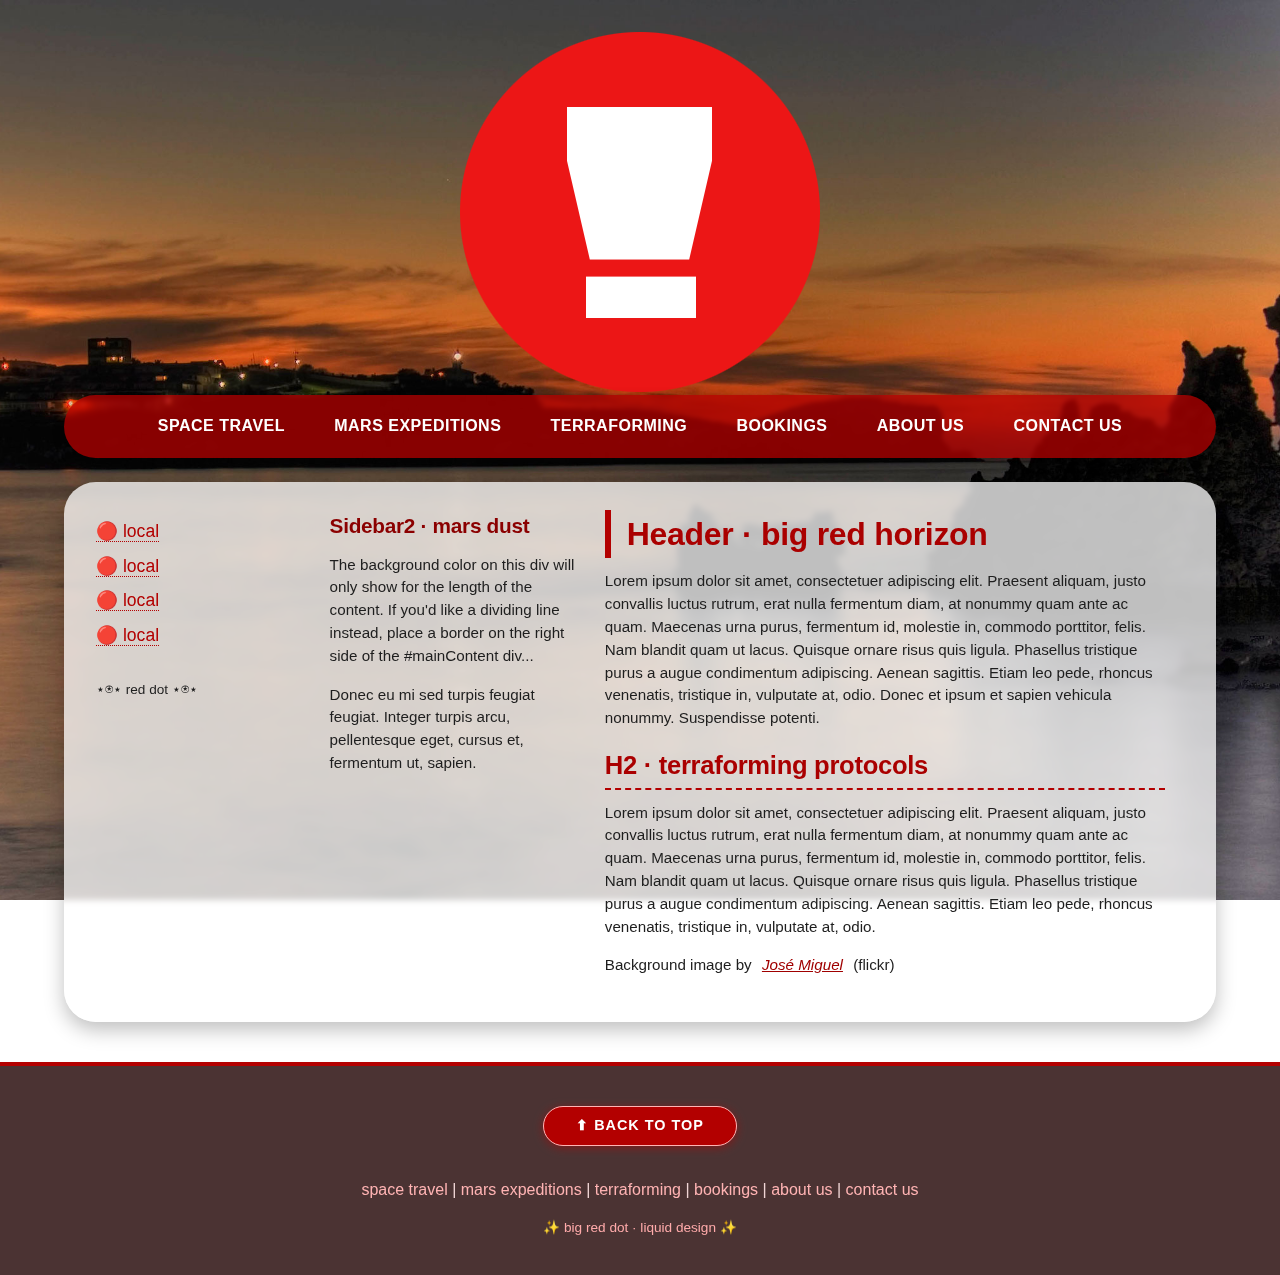
<file: bigredspot.html>
<!DOCTYPE html>
<html lang="en">
<head>
    <meta charset="UTF-8">
    <meta name="viewport" content="width=device-width, initial-scale=1.0">
    <title>big red dot · liquid design</title>
    <style>
        /* === bredot.css – 完全基于百分比，液态布局 === */
        * {
            margin: 0;
            padding: 0;
            box-sizing: border-box;  /* 让内边距和边框不影响百分比宽度 */
        }

        body {
            /* 大背景图 – 全屏覆盖，固定不动 */
            background: url('large-bg.jpg') no-repeat center center fixed;
            background-size: cover;
            font-family: 'Segoe UI', Roboto, Helvetica, Arial, sans-serif;
            line-height: 1.5;
            color: #1e1e1e;
        }

        /* 主容器：宽度90%，最大1200px，居中 */
        #container {
            width: 90%;
            max-width: 1200px;
            margin: 1.5rem auto 0;
        }

        /* 页眉 —— 大红烤面包机 */
        header {
            text-align: center;
            padding: 0.5rem 0 0.2rem;
        }

        #logo img {
            display: block;
            max-width: 100%;
            height: auto;
            margin: 0 auto;
            transition: opacity 0.2s ease;
        }

        /* 简单的悬停效果（模拟rollover：变淡/变亮） */
        #logo a:hover img {
            opacity: 0.8;
        }

        /* 导航 —— 大红风格 */
        nav {
            text-align: center;
            padding: 0.8rem 0;
            margin: 0 0 1.5rem 0;
            background: rgba(180, 0, 0, 0.75);      /* 半透明红底 */
            border-radius: 40px;
            backdrop-filter: blur(2px);              /* 轻微毛玻璃 (现代浏览器) */
            box-shadow: 0 4px 12px rgba(0, 0, 0, 0.3);
        }

        nav a {
            color: white;
            text-decoration: none;
            font-weight: 600;
            font-size: 1rem;
            text-transform: uppercase;
            letter-spacing: 0.5px;
            padding: 0.4rem 1.2rem;
            margin: 0 0.2rem;
            display: inline-block;
            border-radius: 30px;
            transition: 0.15s;
        }

        nav a:hover {
            background: #ffffff;
            color: #b30000;
            box-shadow: 0 0 0 2px rgba(255, 255, 255, 0.6);
        }

        /* ===== 关键：额外 div (inside-container) 做半透明白色背景层 ===== */
        #inside-container {
            background-color: rgba(255, 255, 255, 0.75);  /* 半透明白，alpha=0.75 */
            border-radius: 32px;
            padding: 1.8rem 2rem;                         /* 内部留白，让内容透气 */
            overflow: hidden;                              /* 清除内部浮动 (不需要额外<br>) */
            box-shadow: 0 8px 20px rgba(0, 0, 0, 0.25);
            backdrop-filter: blur(3px);                    /* 与背景融合，更柔和 */
        }

        /* 三栏 —— 全部浮动 + 百分比宽度 + 盒模型内边距 */
        #sidebar1 {
            float: left;
            width: 20%;                 /* 左栏20% */
            padding: 0 1rem 0 0;        /* 右侧留白，与中间隔开 */
        }

        #sidebar2 {
            float: left;
            width: 25%;                 /* 右栏25% */
            padding: 0 0 0 1rem;        /* 左侧留白 */
        }

        #content {
            float: left;
            width: 55%;                 /* 主内容55% → 20+25+55=100% */
            padding: 0 1.2rem;           /* 左右都有呼吸空间 */
        }

        /* 内部排版 */
        #sidebar1 p, #sidebar2 p, #content p {
            margin-bottom: 1rem;
            font-size: 0.95rem;
        }

        h1, h2, h3 {
            color: #aa0000;              /* 大红标题 */
            font-weight: 700;
            letter-spacing: -0.3px;
            margin-bottom: 0.75rem;
        }

        h1 {
            font-size: 2rem;
            border-left: 6px solid #b30000;
            padding-left: 1rem;
        }

        h2 {
            font-size: 1.6rem;
            border-bottom: 2px dashed #b30000;
            padding-bottom: 0.2rem;
        }

        h3 {
            font-size: 1.3rem;
            color: #8b0000;
        }

        /* 侧边栏链接风格 */
        #sidebar1 a, #sidebar2 a {
            color: #b30000;
            text-decoration: none;
            font-weight: 500;
            border-bottom: 1px dotted #b30000;
        }

        #sidebar1 a:hover, #sidebar2 a:hover {
            color: #500000;
            border-bottom: 1px solid #500000;
        }

        #sidebar1 p {
            margin: 0.5rem 0;
            font-size: 1.1rem;
        }

        /* 移除额外浮动清除<br>的干扰，我们用overflow: hidden已经清除 */
        .clearfloat {
            display: none;   /* 原有<br>不再需要，但保留也不碍事 */
        }

        /* ===== FOOTER – 全幅半透明黑红风格 ===== */
        footer {
            width: 100%;
            background: rgba(30, 0, 0, 0.8);        /* 深红半透明 */
            backdrop-filter: blur(4px);
            margin-top: 2.5rem;
            padding: 2rem 0 1.8rem;
            text-align: center;
            border-top: 4px solid #b30000;
            color: #f0d5d5;
        }

        /* 让footer里的内容也限制宽度，与container对齐（视觉舒适） */
        footer p {
            width: 90%;
            max-width: 1000px;
            margin: 0.5rem auto;
        }

        footer a {
            color: #ffb3b3;
            text-decoration: none;
            font-weight: 500;
            transition: 0.15s;
        }

        footer a:hover {
            color: #ffffff;
            text-decoration: underline wavy #ff4d4d;
        }

        /* 返回顶部的特殊按钮 */
        footer .top a {
            display: inline-block;
            background: #b30000;
            color: white;
            padding: 0.5rem 2rem;
            border-radius: 60px;
            font-weight: bold;
            text-transform: uppercase;
            font-size: 0.9rem;
            letter-spacing: 1px;
            border: 1px solid #ffb3b3;
            box-shadow: 0 2px 10px rgba(180, 0, 0, 0.5);
            margin-bottom: 1.5rem;
        }

        footer .top a:hover {
            background: #800000;
            border-color: white;
            text-decoration: none;
            transform: scale(1.02);
        }

        /* 分隔符 | 自然保留 */
        footer p:last-child a {
            margin: 0 8px;
        }

        /* 自适应小屏：让三栏自动堆叠 (依然保持液态) */
        @media screen and (max-width: 750px) {
            #sidebar1, #sidebar2, #content {
                width: 100%;
                float: none;
                padding: 1rem 0 !important;
            }

            #inside-container {
                padding: 1.5rem;
            }

            nav a {
                display: inline-block;
                padding: 0.4rem 0.8rem;
                font-size: 0.9rem;
            }
        }

        /* 微调图片署名 */
        #content p:last-of-type a {
            color: #a00000;
            font-style: italic;
            background: rgba(255, 255, 255, 0.5);
            padding: 2px 6px;
            border-radius: 20px;
        }
    </style>
</head>
<body>
    <!-- 修正后的HTML结构 —— 包含一个额外的#inside-container作为半透明背景层 -->
    <div id="container">

        <!-- 页眉：给header加上id="header" 以便页脚“back to top”跳转 -->
        <header id="header">
            <div id="logo">
                <!-- 假设toaster-zero.png在images/文件夹，360x360 -->
                <img src="breddot.png" alt="big red dot" width="360" height="360">
            </div>
        </header>

        <!-- 大红导航栏 -->
        <nav>
            <a href="#space">space travel</a>
            <a href="#nars">mars expeditions</a>
            <a href="#terra">terraforming</a>
            <a href="#bookings">bookings</a>
            <a href="#about">about us</a>
            <a href="#contact">contact us</a>
        </nav>

        <!-- 额外的div —— 半透明白色背景层包裹所有内容列 -->
        <div id="inside-container">

            <!-- 左侧边栏 #sidebar1 -->
            <div id="sidebar1">
                <p><a href="#1">🔴 local</a></p>
                <p><a href="#2">🔴 local</a></p>
                <p><a href="#3">🔴 local</a></p>
                <p><a href="#4">🔴 local</a></p>
                <!-- 原本多余内容可保留，也可以加一点装饰 -->
                <p style="margin-top:2rem; font-size:0.85rem;">⋆⍟⋆ red dot ⋆⍟⋆</p>
            </div>

            <!-- 右侧边栏 #sidebar2 (原示例文本) -->
            <div id="sidebar2">
                <h3>Sidebar2 · mars dust</h3>
                <p>The background color on this div will only show for the length of the content. If you'd like a dividing line instead, place a border on the right side of the #mainContent div...</p>
                <p>Donec eu mi sed turpis feugiat feugiat. Integer turpis arcu, pellentesque eget, cursus et, fermentum ut, sapien.</p>
            </div>

            <!-- 主内容区域 #content -->
            <div id="content">
                <h1>Header · big red horizon</h1>
                <p>Lorem ipsum dolor sit amet, consectetuer adipiscing elit. Praesent aliquam, justo convallis luctus rutrum, erat nulla fermentum diam, at nonummy quam ante ac quam. Maecenas urna purus, fermentum id, molestie in, commodo porttitor, felis. Nam blandit quam ut lacus. Quisque ornare risus quis ligula. Phasellus tristique purus a augue condimentum adipiscing. Aenean sagittis. Etiam leo pede, rhoncus venenatis, tristique in, vulputate at, odio. Donec et ipsum et sapien vehicula nonummy. Suspendisse potenti.</p>
                <h2>H2 · terraforming protocols</h2>
                <p>Lorem ipsum dolor sit amet, consectetuer adipiscing elit. Praesent aliquam, justo convallis luctus rutrum, erat nulla fermentum diam, at nonummy quam ante ac quam. Maecenas urna purus, fermentum id, molestie in, commodo porttitor, felis. Nam blandit quam ut lacus. Quisque ornare risus quis ligula. Phasellus tristique purus a augue condimentum adipiscing. Aenean sagittis. Etiam leo pede, rhoncus venenatis, tristique in, vulputate at, odio.</p>
                <p>Background image by <a href="http://www.flickr.com/photos/jmmpereda/" target="_blank">José Miguel</a> (flickr)</p>
            </div>

            <!-- 传统清除浮动的<br>，但我们已经用overflow:hidden清除，所以隐藏它视觉上不影响 -->
            <br class="clearfloat" style="clear:both; display:none;">
        </div>
        <!-- end #inside-container -->
    </div>
    <!-- end #container -->

    <!-- footer 全幅半透明，独立于container，但内容居中 -->
    <footer>
        <p class="top"><a href="#header">⬆ back to top</a></p>
        <p>
            <a href="#space">space travel</a> | <a href="#nars">mars expeditions</a> | <a href="#terra">terraforming</a> | <a href="#bookings">bookings</a> | <a href="#about">about us</a> | <a href="#contact">contact us</a>
        </p>
        <p style="color:#ffaaaa; font-size:0.85rem; margin-top:1rem;">✨ big red dot · liquid design ✨</p>
    </footer>

    <!-- 说明：图片 large-bg.jpg 和 toaster-zero.png 请放置在 images/ 文件夹下 -->
</body>
</html>
</file>
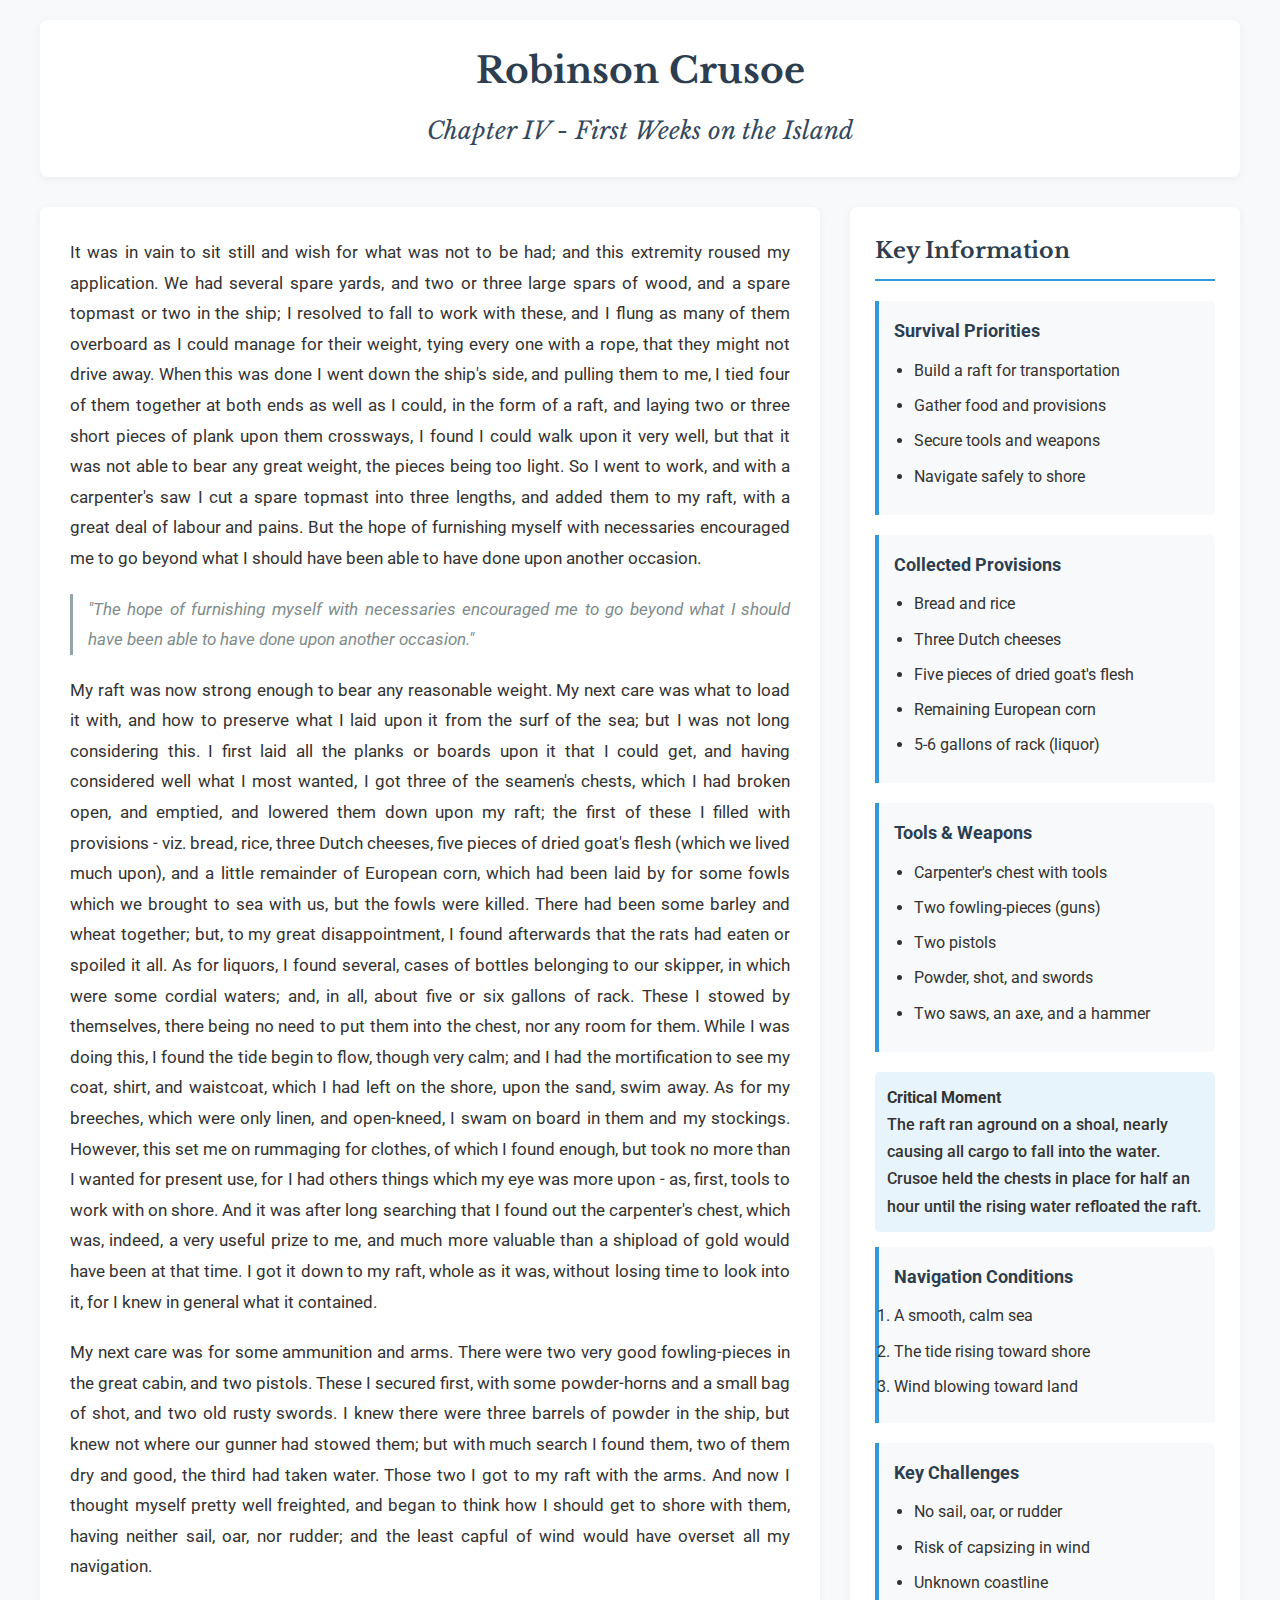
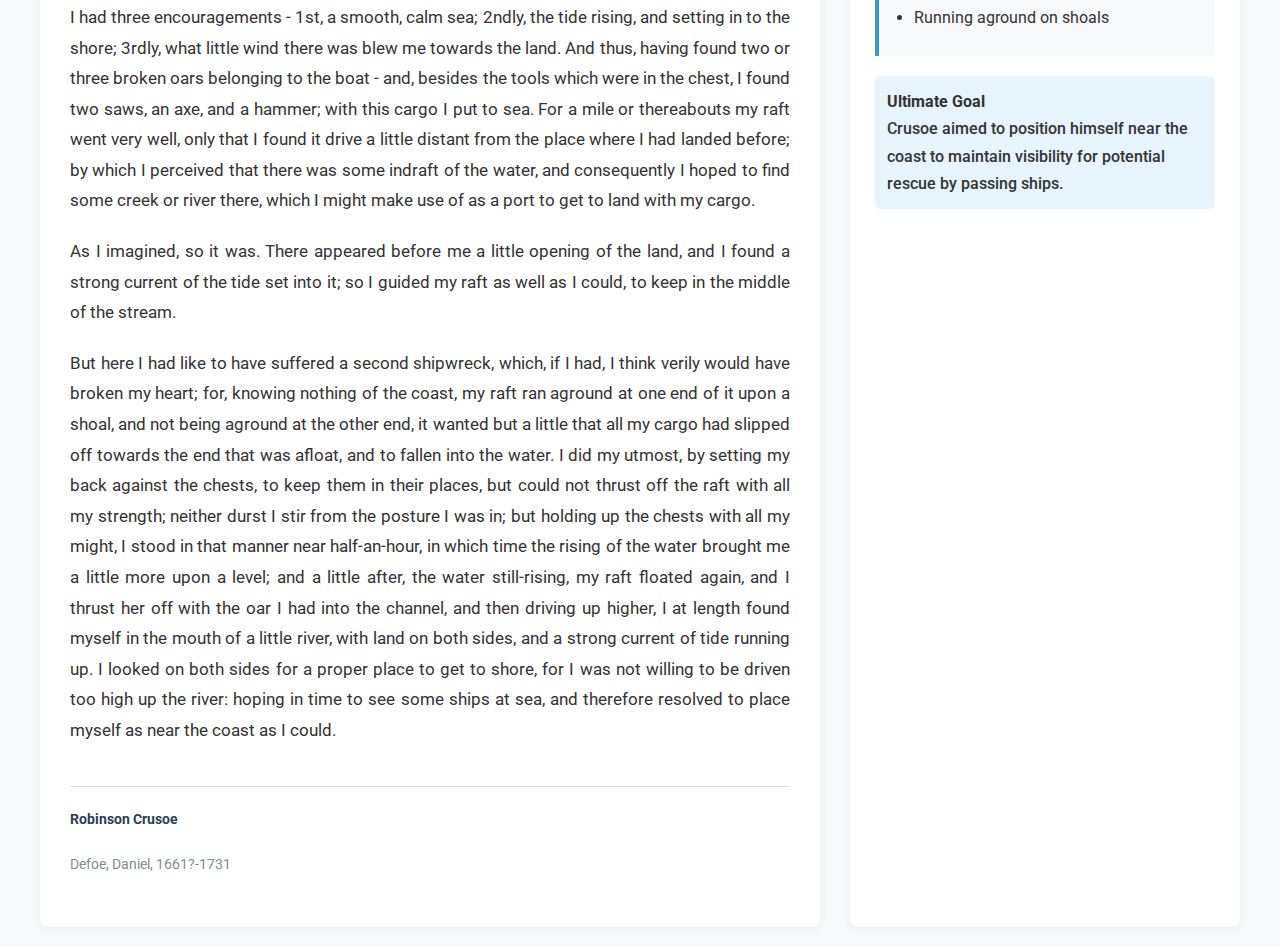
<file: text.html>
<!DOCTYPE html>
<html lang="en">
<head>
    <meta charset="UTF-8">
    <meta name="viewport" content="width=device-width, initial-scale=1.0">
    <title>Robinson Crusoe - Chapter IV Excerpt</title>
    <link rel="preconnect" href="https://fonts.googleapis.com">
    <link rel="preconnect" href="https://fonts.gstatic.com" crossorigin>
    <link href="https://fonts.googleapis.com/css2?family=Libre+Baskerville:wght@400;700&family=Roboto:wght@300;400;500;700&display=swap" rel="stylesheet">
    <style>
        /* 基础设置 */
        * {
            margin: 0;
            padding: 0;
            box-sizing: border-box;
        }
        
        html {
            font-size: 62.5%; /* 1rem = 10px */
        }
        
        body {
            font-family: 'Roboto', sans-serif;
            font-size: 1.6rem; /* 16px */
            line-height: 1.7;
            color: #333;
            background-color: #f8f9fa;
            padding: 20px;
        }
        
        .container {
            max-width: 1200px;
            margin: 0 auto;
        }
        
        /* 标题样式 */
        header {
            text-align: center;
            margin-bottom: 30px;
            padding: 20px;
            background-color: #fff;
            border-radius: 8px;
            box-shadow: 0 2px 10px rgba(0,0,0,0.05);
        }
        
        h1 {
            font-family: 'Libre Baskerville', serif;
            font-size: 3.6rem;
            color: #2c3e50;
            margin-bottom: 10px;
        }
        
        h2 {
            font-family: 'Libre Baskerville', serif;
            font-size: 2.4rem;
            color: #34495e;
            font-weight: 400;
            font-style: italic;
            margin-bottom: 5px;
        }
        
        /* 两栏布局 */
        .two-column-layout {
            display: grid;
            grid-template-columns: 2fr 1fr;
            gap: 30px;
            margin-top: 20px;
        }
        
        /* 左侧原文内容 */
        .original-content {
            background-color: #fff;
            padding: 30px;
            border-radius: 8px;
            box-shadow: 0 2px 10px rgba(0,0,0,0.05);
            font-size: 1.7rem;
            line-height: 1.8;
        }
        
        .original-content p {
            margin-bottom: 20px;
            text-align: justify;
        }
        
        /* 右侧侧边栏 */
        .sidebar {
            background-color: #fff;
            padding: 25px;
            border-radius: 8px;
            box-shadow: 0 2px 10px rgba(0,0,0,0.05);
        }
        
        .sidebar h3 {
            font-family: 'Libre Baskerville', serif;
            font-size: 2.2rem;
            color: #2c3e50;
            margin-bottom: 20px;
            padding-bottom: 10px;
            border-bottom: 2px solid #3498db;
        }
        
        .info-card {
            background-color: #f8f9fa;
            border-left: 4px solid #3498db;
            padding: 15px;
            margin-bottom: 20px;
            border-radius: 0 5px 5px 0;
        }
        
        .info-card h4 {
            font-size: 1.8rem;
            color: #2c3e50;
            margin-bottom: 10px;
        }
        
        .info-card ul {
            padding-left: 20px;
            margin-bottom: 10px;
        }
        
        .info-card li {
            margin-bottom: 8px;
        }
        
        .highlight {
            background-color: #e8f4fc;
            padding: 12px;
            border-radius: 5px;
            margin-bottom: 15px;
            font-weight: 500;
        }
        
        .quote {
            font-style: italic;
            color: #7f8c8d;
            border-left: 3px solid #95a5a6;
            padding-left: 15px;
            margin: 20px 0;
        }
        
        /* 元信息样式 */
        .meta-info {
            margin-top: 40px;
            padding-top: 20px;
            border-top: 1px solid #ddd;
            text-align: center;
            color: #7f8c8d;
            font-size: 1.4rem;
        }
        
        .author {
            font-weight: 700;
            color: #2c3e50;
        }
        
        /* 响应式设计 */
        @media (max-width: 768px) {
            .two-column-layout {
                grid-template-columns: 1fr;
            }
            
            h1 {
                font-size: 2.8rem;
            }
            
            h2 {
                font-size: 2rem;
            }
        }
        
        @media (max-width: 480px) {
            html {
                font-size: 55%;
            }
            
            body {
                padding: 10px;
            }
            
            .original-content, .sidebar {
                padding: 20px;
            }
        }
    </style>
</head>
<body>
    <div class="container">
        <header>
            <h1>Robinson Crusoe</h1>
            <h2>Chapter IV - First Weeks on the Island</h2>
        </header>
        
        <div class="two-column-layout">
            <!-- 左侧原文内容 -->
            <div class="original-content">
                <p>It was in vain to sit still and wish for what was not to be had; and this extremity roused my application. We had several spare yards, and two or three large spars of wood, and a spare topmast or two in the ship; I resolved to fall to work with these, and I flung as many of them overboard as I could manage for their weight, tying every one with a rope, that they might not drive away. When this was done I went down the ship's side, and pulling them to me, I tied four of them together at both ends as well as I could, in the form of a raft, and laying two or three short pieces of plank upon them crossways, I found I could walk upon it very well, but that it was not able to bear any great weight, the pieces being too light. So I went to work, and with a carpenter's saw I cut a spare topmast into three lengths, and added them to my raft, with a great deal of labour and pains. But the hope of furnishing myself with necessaries encouraged me to go beyond what I should have been able to have done upon another occasion.</p>
                
                <p class="quote">"The hope of furnishing myself with necessaries encouraged me to go beyond what I should have been able to have done upon another occasion."</p>
                
                <p>My raft was now strong enough to bear any reasonable weight. My next care was what to load it with, and how to preserve what I laid upon it from the surf of the sea; but I was not long considering this. I first laid all the planks or boards upon it that I could get, and having considered well what I most wanted, I got three of the seamen's chests, which I had broken open, and emptied, and lowered them down upon my raft; the first of these I filled with provisions - viz. bread, rice, three Dutch cheeses, five pieces of dried goat's flesh (which we lived much upon), and a little remainder of European corn, which had been laid by for some fowls which we brought to sea with us, but the fowls were killed. There had been some barley and wheat together; but, to my great disappointment, I found afterwards that the rats had eaten or spoiled it all. As for liquors, I found several, cases of bottles belonging to our skipper, in which were some cordial waters; and, in all, about five or six gallons of rack. These I stowed by themselves, there being no need to put them into the chest, nor any room for them. While I was doing this, I found the tide begin to flow, though very calm; and I had the mortification to see my coat, shirt, and waistcoat, which I had left on the shore, upon the sand, swim away. As for my breeches, which were only linen, and open-kneed, I swam on board in them and my stockings. However, this set me on rummaging for clothes, of which I found enough, but took no more than I wanted for present use, for I had others things which my eye was more upon - as, first, tools to work with on shore. And it was after long searching that I found out the carpenter's chest, which was, indeed, a very useful prize to me, and much more valuable than a shipload of gold would have been at that time. I got it down to my raft, whole as it was, without losing time to look into it, for I knew in general what it contained.</p>
                
                <p>My next care was for some ammunition and arms. There were two very good fowling-pieces in the great cabin, and two pistols. These I secured first, with some powder-horns and a small bag of shot, and two old rusty swords. I knew there were three barrels of powder in the ship, but knew not where our gunner had stowed them; but with much search I found them, two of them dry and good, the third had taken water. Those two I got to my raft with the arms. And now I thought myself pretty well freighted, and began to think how I should get to shore with them, having neither sail, oar, nor rudder; and the least capful of wind would have overset all my navigation.</p>
                
                <p>I had three encouragements - 1st, a smooth, calm sea; 2ndly, the tide rising, and setting in to the shore; 3rdly, what little wind there was blew me towards the land. And thus, having found two or three broken oars belonging to the boat - and, besides the tools which were in the chest, I found two saws, an axe, and a hammer; with this cargo I put to sea. For a mile or thereabouts my raft went very well, only that I found it drive a little distant from the place where I had landed before; by which I perceived that there was some indraft of the water, and consequently I hoped to find some creek or river there, which I might make use of as a port to get to land with my cargo.</p>
                
                <p>As I imagined, so it was. There appeared before me a little opening of the land, and I found a strong current of the tide set into it; so I guided my raft as well as I could, to keep in the middle of the stream.</p>
                
                <p>But here I had like to have suffered a second shipwreck, which, if I had, I think verily would have broken my heart; for, knowing nothing of the coast, my raft ran aground at one end of it upon a shoal, and not being aground at the other end, it wanted but a little that all my cargo had slipped off towards the end that was afloat, and to fallen into the water. I did my utmost, by setting my back against the chests, to keep them in their places, but could not thrust off the raft with all my strength; neither durst I stir from the posture I was in; but holding up the chests with all my might, I stood in that manner near half-an-hour, in which time the rising of the water brought me a little more upon a level; and a little after, the water still-rising, my raft floated again, and I thrust her off with the oar I had into the channel, and then driving up higher, I at length found myself in the mouth of a little river, with land on both sides, and a strong current of tide running up. I looked on both sides for a proper place to get to shore, for I was not willing to be driven too high up the river: hoping in time to see some ships at sea, and therefore resolved to place myself as near the coast as I could.</p>
                
                <div class="meta-info">
                    <p><span class="author">Robinson Crusoe</span></p>
                    <p>Defoe, Daniel, 1661?-1731</p>
                </div>
            </div>
            
            <!-- 右侧侧边栏 -->
            <div class="sidebar">
                <h3>Key Information</h3>
                
                <div class="info-card">
                    <h4>Survival Priorities</h4>
                    <ul>
                        <li>Build a raft for transportation</li>
                        <li>Gather food and provisions</li>
                        <li>Secure tools and weapons</li>
                        <li>Navigate safely to shore</li>
                    </ul>
                </div>
                
                <div class="info-card">
                    <h4>Collected Provisions</h4>
                    <ul>
                        <li>Bread and rice</li>
                        <li>Three Dutch cheeses</li>
                        <li>Five pieces of dried goat's flesh</li>
                        <li>Remaining European corn</li>
                        <li>5-6 gallons of rack (liquor)</li>
                    </ul>
                </div>
                
                <div class="info-card">
                    <h4>Tools & Weapons</h4>
                    <ul>
                        <li>Carpenter's chest with tools</li>
                        <li>Two fowling-pieces (guns)</li>
                        <li>Two pistols</li>
                        <li>Powder, shot, and swords</li>
                        <li>Two saws, an axe, and a hammer</li>
                    </ul>
                </div>
                
                <div class="highlight">
                    <h4>Critical Moment</h4>
                    <p>The raft ran aground on a shoal, nearly causing all cargo to fall into the water. Crusoe held the chests in place for half an hour until the rising water refloated the raft.</p>
                </div>
                
                <div class="info-card">
                    <h4>Navigation Conditions</h4>
                    <ol>
                        <li>A smooth, calm sea</li>
                        <li>The tide rising toward shore</li>
                        <li>Wind blowing toward land</li>
                    </ol>
                </div>
                
                <div class="info-card">
                    <h4>Key Challenges</h4>
                    <ul>
                        <li>No sail, oar, or rudder</li>
                        <li>Risk of capsizing in wind</li>
                        <li>Unknown coastline</li>
                        <li>Running aground on shoals</li>
                    </ul>
                </div>
                
                <div class="highlight">
                    <h4>Ultimate Goal</h4>
                    <p>Crusoe aimed to position himself near the coast to maintain visibility for potential rescue by passing ships.</p>
                </div>
            </div>
        </div>
    </div>
</body>
</html>
</file>
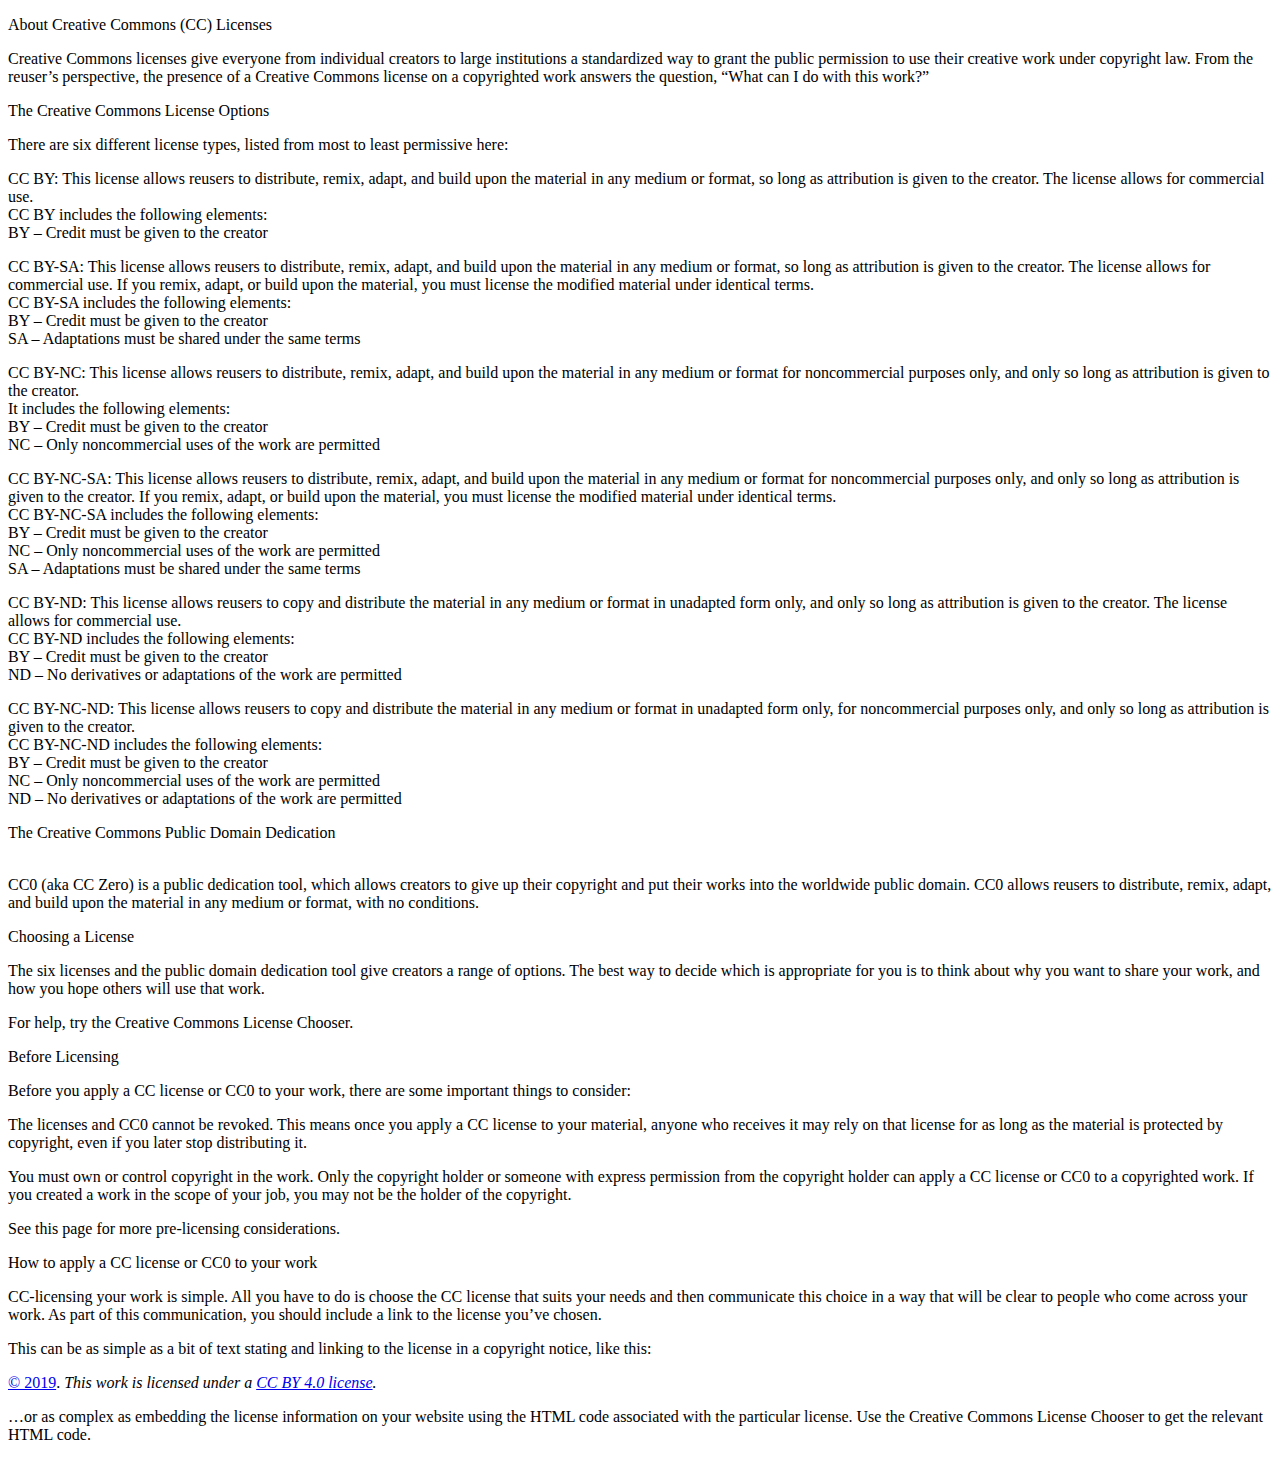
<file: week2-cc-licenses.html>
<!doctype html>
<html>
<head>
<meta charset="UTF-8">
<title>Untitled Document</title>
<script>document.addEventListener('DOMContentLoaded', function() {
						if (document.documentElement.hasAttribute('lang')) return;
						document.documentElement.setAttribute('lang', 'en-ca'); 						
					});</script><script>document.addEventListener('DOMContentLoaded', function() {
						if (document.head.querySelector('title')) return;
						var handleAppendTitle = function(evt) {
							if (!evt || !evt.data) return;

							try {
								var data = JSON.parse(evt.data);
								if (data.handler !== 'd2l.iframe.requestPageTitle' || !data.pageTitle) return;

								window.removeEventListener('message', handleAppendTitle, false);

								var titleElm = document.createElement('title');
								titleElm.textContent = data.pageTitle;
								document.head.appendChild(titleElm);
							} catch (e) {}	
						};

						window.addEventListener('message', handleAppendTitle, false);
						window.parent.postMessage(JSON.stringify({ handler: 'd2l.iframe.requestPageTitle' }), '*');
					});</script><script>window.addEventListener('message', function(event) { 
					if( !event.data ) {
						return;
					}

					let params;
					try {
						params = JSON.parse( event.data );
					}
					catch {
						return;
					}
					if( !params.subject || params.subject !== 'lti.frameResize' ) {
						return;
					}

					const MAX_FRAME_HEIGHT = 10000;
					if( !params.height || params.height < 1 || params.height > MAX_FRAME_HEIGHT ) {
						console.warn( 'Invalid height value received, aborting' );
						return;
					}
					const el = document.getElementsByTagName( 'iframe' );
					for ( let i=0; i < el.length; i++ ) {
						if( el[i].contentWindow === event.source ) {
							el[i].style.height = params.height + 'px';

							console.info( 'Setting iFrame height to ' + params.height );

							if( el[i].getAttribute('lockwidth') !== 'true'){
								el[i].style.width = '100%';
								console.info( 'Setting iFrame width to 100%' );
							}
						}
					}
				});</script><script src="https://s.brightspace.com/lib/bsi/2026.1.206/unbundled/embeds.js" type="module"></script><script>document.addEventListener('DOMContentLoaded', function() {
					window.D2L.EmbedRenderer.renderEmbeds(document.body);
				});</script><script src="https://s.brightspace.com/lib/bsi/2026.1.206/unbundled/mathjax.js" type="module"></script><script>document.addEventListener('DOMContentLoaded', function() {
					if (document.querySelector('math, .d2l-element, .d2l-cplus-layout') || /\$\$|\\\(|\\\[|\\begin{|\\ref{|\\eqref{/.test(document.body.innerHTML)) {
						document.querySelectorAll('mspace[linebreak="newline"]').forEach(elm => {
							elm.setAttribute('style', 'display: block; height: 0.5rem;');
						});

						document.querySelectorAll('math mmultiscripts > none').forEach(elm => {
							const mrow = document.createElementNS('http://www.w3.org/1998/Math/MathML', 'mrow');
							elm.replaceWith(mrow);
						});

						window.D2L.MathJax.loadMathJax({
							outputScale: 1.5,
							renderLatex: true,
							enableMML3Support: false
						});
					}
				});</script><script src="https://s.brightspace.com/lib/bsi/2026.1.206/unbundled/prism.js" type="module"></script><script>document.addEventListener('DOMContentLoaded', function() {
					document.querySelectorAll('.d2l-code').forEach(code => {
						window.D2L.Prism.formatCodeElement(code);
					});
				});</script><script src="https://s.brightspace.com/lib/bsi/2026.1.206/unbundled/creator.js" type="module"></script><script>document.addEventListener('DOMContentLoaded', async () => {
					const activities = [];
					const practices = [];
					const allPractices = document.querySelectorAll('.d2l-practice');
					const elements = document.querySelectorAll('.d2l-element');
					let layouts = [...document.querySelectorAll('.d2l-cplus-layout')];
					const tables = document.querySelectorAll('table');
					const contentStylerStyleLinks = document.querySelectorAll('head > link[href="https://templates.lcs.brightspace.com/lib/assets/css/styles.min.css"]');
					const contentStylerOverides = document.querySelectorAll('head > link[href^="/d2l/le/contentstyler/"][data-override="override"]');

					layouts = layouts.filter((layout) => layout.closest('.d2l-element.mceNonEditable') === null);

					for (const practice of allPractices) {
						const activityContainer = practice.hasAttribute('data-d2l-activity-href');
						if (activityContainer) {
							activities.push(practice);
						}
						else {
							practices.push(practice);
						}
					}

					if (layouts.length > 0) {
						window.D2L.Creator.convertLayouts(layouts);
					}
					if (elements.length > 0) {
						window.D2L.Creator.convertElements(elements, 6606, '/content/');
					}
					if (activities.length > 0) {
						window.D2L.Creator.convertPracticeActivities(activities, 6606, '/content/');
					}
					if (practices.length > 0) {
						window.D2L.Creator.convertPractices(practices, 6606, '/content/');
					}
					if (contentStylerStyleLinks.length > 0 && contentStylerOverides.length > 0 && tables.length > 0) {
						window.D2L.Creator.wrapTables(tables);
					}
				});</script><script>function lti_launch( vars, target ) {
						var query = '';
						var new_tab = false;

						for(var key in vars) {
							if(query.length == 0) {
								query += '?' + key + '=' + encodeURIComponent(vars[key]);
							}
							else {
								query += '&' + key + '=' + encodeURIComponent(vars[key]);
							}
						}

						var url = '/d2l/customization/pearsonlti/6606/Launch' + query;(target == '_blank') ? window.open( url, '_blank' ) : location.replace( url );}</script></head>

<body>
<p>About Creative Commons (CC) Licenses</p>
  <p>Creative Commons licenses give everyone from individual creators to large institutions a standardized way to grant the public permission to use their creative work under copyright law. From the reuser’s perspective, the presence of a Creative Commons license on a copyrighted work answers the question, “What can I do with this work?” </p>
<p>The Creative Commons License Options<br>
<p>There are six different license types, listed from most to least permissive here:</p>
<p>CC BY: This license allows reusers to distribute, remix, adapt, and build upon the material in any medium or format, so long as attribution is given to the creator. The license allows for commercial use.<br>
  CC BY includes the following elements:<br>
  BY  – Credit must be given to the creator</p>
<p> </p>
<p>CC BY-SA: This license allows reusers to distribute, remix, adapt, and build upon the material in any medium or format, so long as attribution is given to the creator. The license allows for commercial use. If you remix, adapt, or build upon the material, you must license the modified material under identical terms.<br>
  CC BY-SA includes the following elements:<br>
  BY  – Credit must be given to the creator<br>
  SA  – Adaptations must be shared under the same terms</p>
<p> </p>
<p>CC BY-NC: This license allows reusers to distribute, remix, adapt, and build upon the material in any medium or format for noncommercial purposes only, and only so long as attribution is given to the creator. <br>
  It includes the following elements:<br>
  BY  – Credit must be given to the creator<br>
  NC  – Only noncommercial uses of the work are permitted</p>
<p> </p>
<p>CC BY-NC-SA: This license allows reusers to distribute, remix, adapt, and build upon the material in any medium or format for noncommercial purposes only, and only so long as attribution is given to the creator. If you remix, adapt, or build upon the material, you must license the modified material under identical terms. <br>
  CC BY-NC-SA includes the following elements:<br>
  BY  – Credit must be given to the creator<br>
  NC  – Only noncommercial uses of the work are permitted<br>
  SA  – Adaptations must be shared under the same terms</p>
<p> </p>
<p>CC BY-ND: This license allows reusers to copy and distribute the material in any medium or format in unadapted form only, and only so long as attribution is given to the creator. The license allows for commercial use. <br>
  CC BY-ND includes the following elements:<br>
  BY  – Credit must be given to the creator<br>
  ND  – No derivatives or adaptations of the work are permitted</p>
<p> </p>
<p>CC BY-NC-ND: This license allows reusers to copy and distribute the material in any medium or format in unadapted form only, for noncommercial purposes only, and only so long as attribution is given to the creator. <br>
  CC BY-NC-ND includes the following elements:<br>
  BY  – Credit must be given to the creator<br>
  NC  – Only noncommercial uses of the work are permitted<br>
  ND  – No derivatives or adaptations of the work are permitted</p>
<p> </p>
<p>The Creative Commons Public Domain Dedication</p> <br>
  CC0 (aka CC Zero) is a public dedication tool, which allows creators to give up their copyright and put their works into the worldwide public domain. CC0 allows reusers to distribute, remix, adapt, and build upon the material in any medium or format, with no conditions.</p>
<p>Choosing a License<br>
</p>
<p> The six licenses and the public domain dedication tool give creators a range of options. The best way to decide which is appropriate for you is to think about why you want to share your work, and how you hope others will use that work. </p>
<p>For help, try the Creative Commons License Chooser.</p>
<p>Before Licensing
<p>Before you apply a CC license or CC0 to your work, there are some important things to consider: </p>
<p>The licenses and CC0 cannot be revoked. This means once you apply a CC license to your material, anyone who receives it may rely on that license for as long as the material is protected by copyright, even if you later stop distributing it.</p>
<p>You must own or control copyright in the work. Only the copyright holder or someone with express permission from the copyright holder can apply a CC license or CC0 to a copyrighted work. If you created a work in the scope of your job, you may not be the holder of the copyright. </p>
<p>See this page for more pre-licensing considerations. </p>
<p>How to apply a CC license or CC0 to your work</p>CC-licensing your work is simple. All you have to do is choose the CC license that suits your needs and then communicate this choice in a way that will be clear to people who come across your work. As part of this communication, you should include a link to the license you’ve chosen.
<p>This can be as simple as a bit of text stating and linking to the license in a copyright notice, like this: </p>
<p><a href="https://creativecommons.org/about/cclicenses/">© 2019</a>. <em>This work is licensed under a </em><a href="https://creativecommons.org/licenses/by/4.0/"><em>CC BY 4.0 license</em></a><em>. </em></p>
<p>…or as complex as embedding the license information on your website using the HTML code associated with the particular license. Use the Creative Commons License Chooser to get the relevant HTML code. </p>
</body>
</html>
</file>
